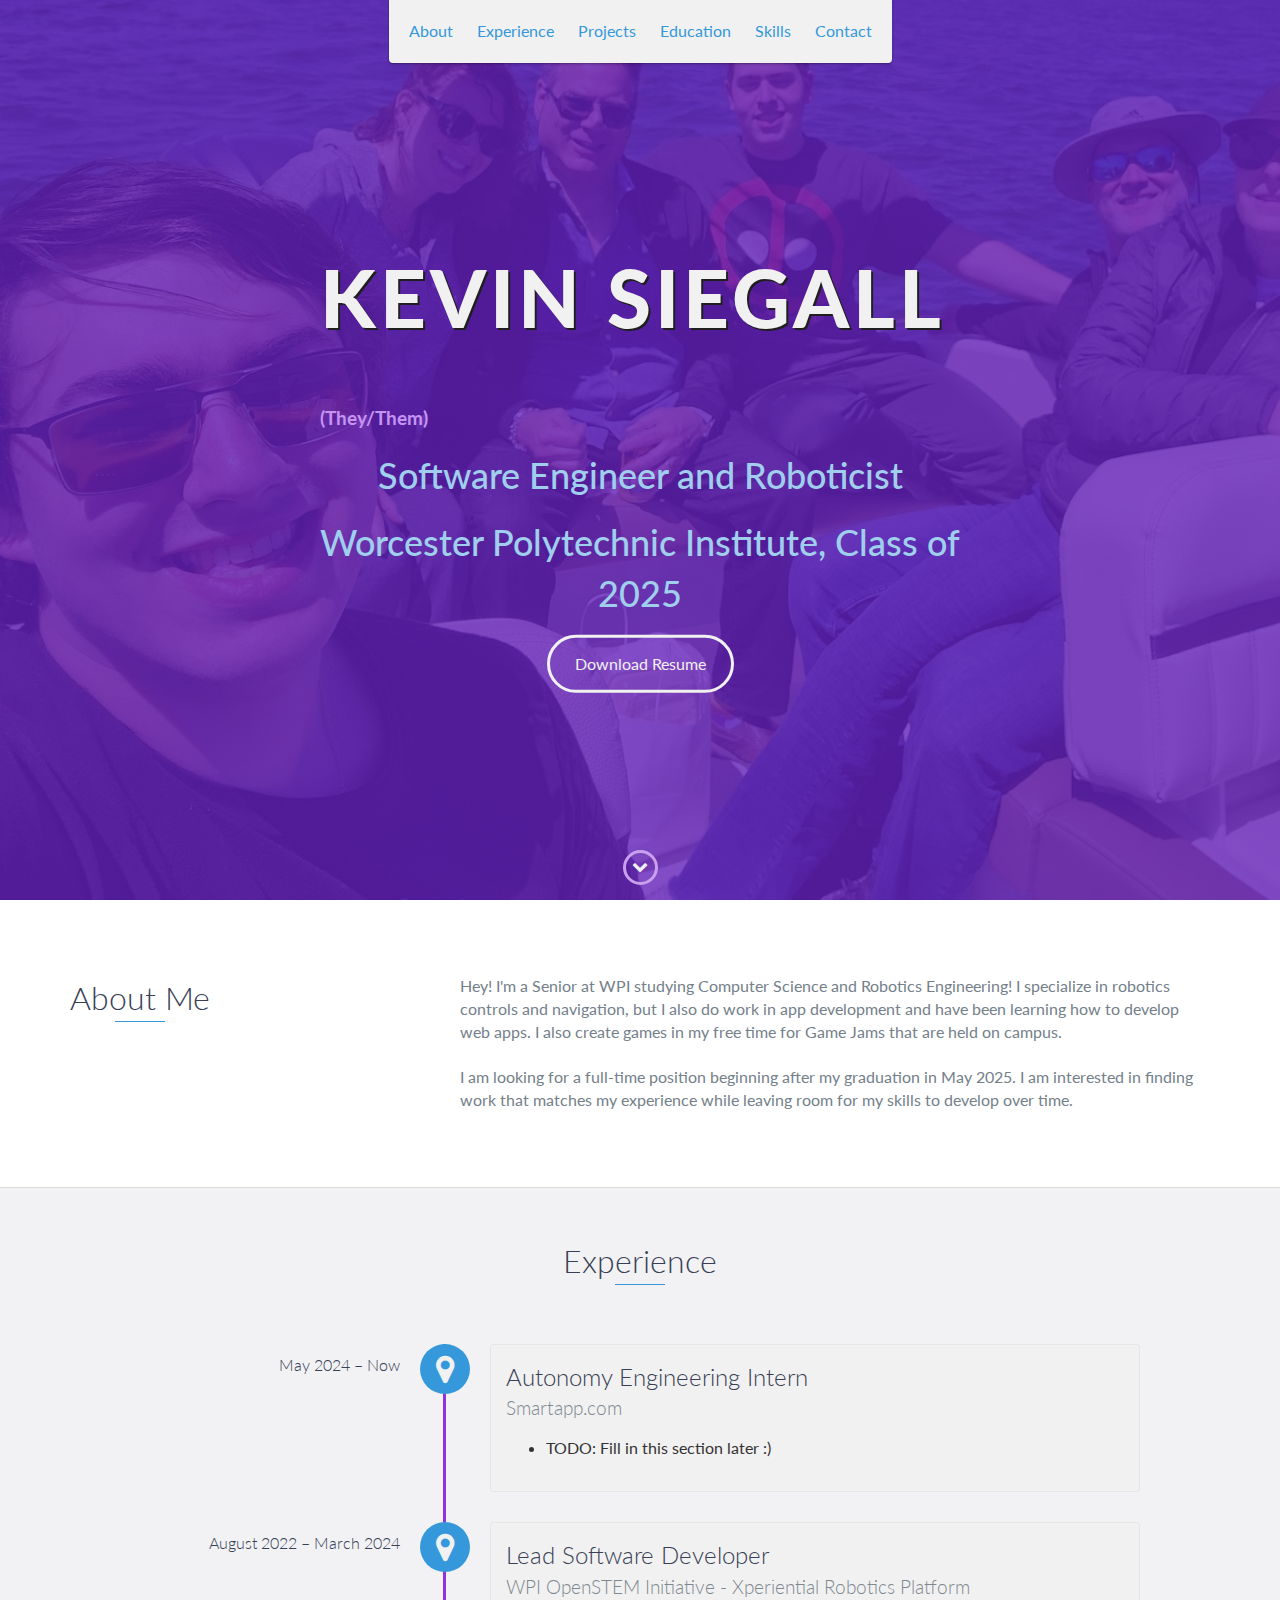
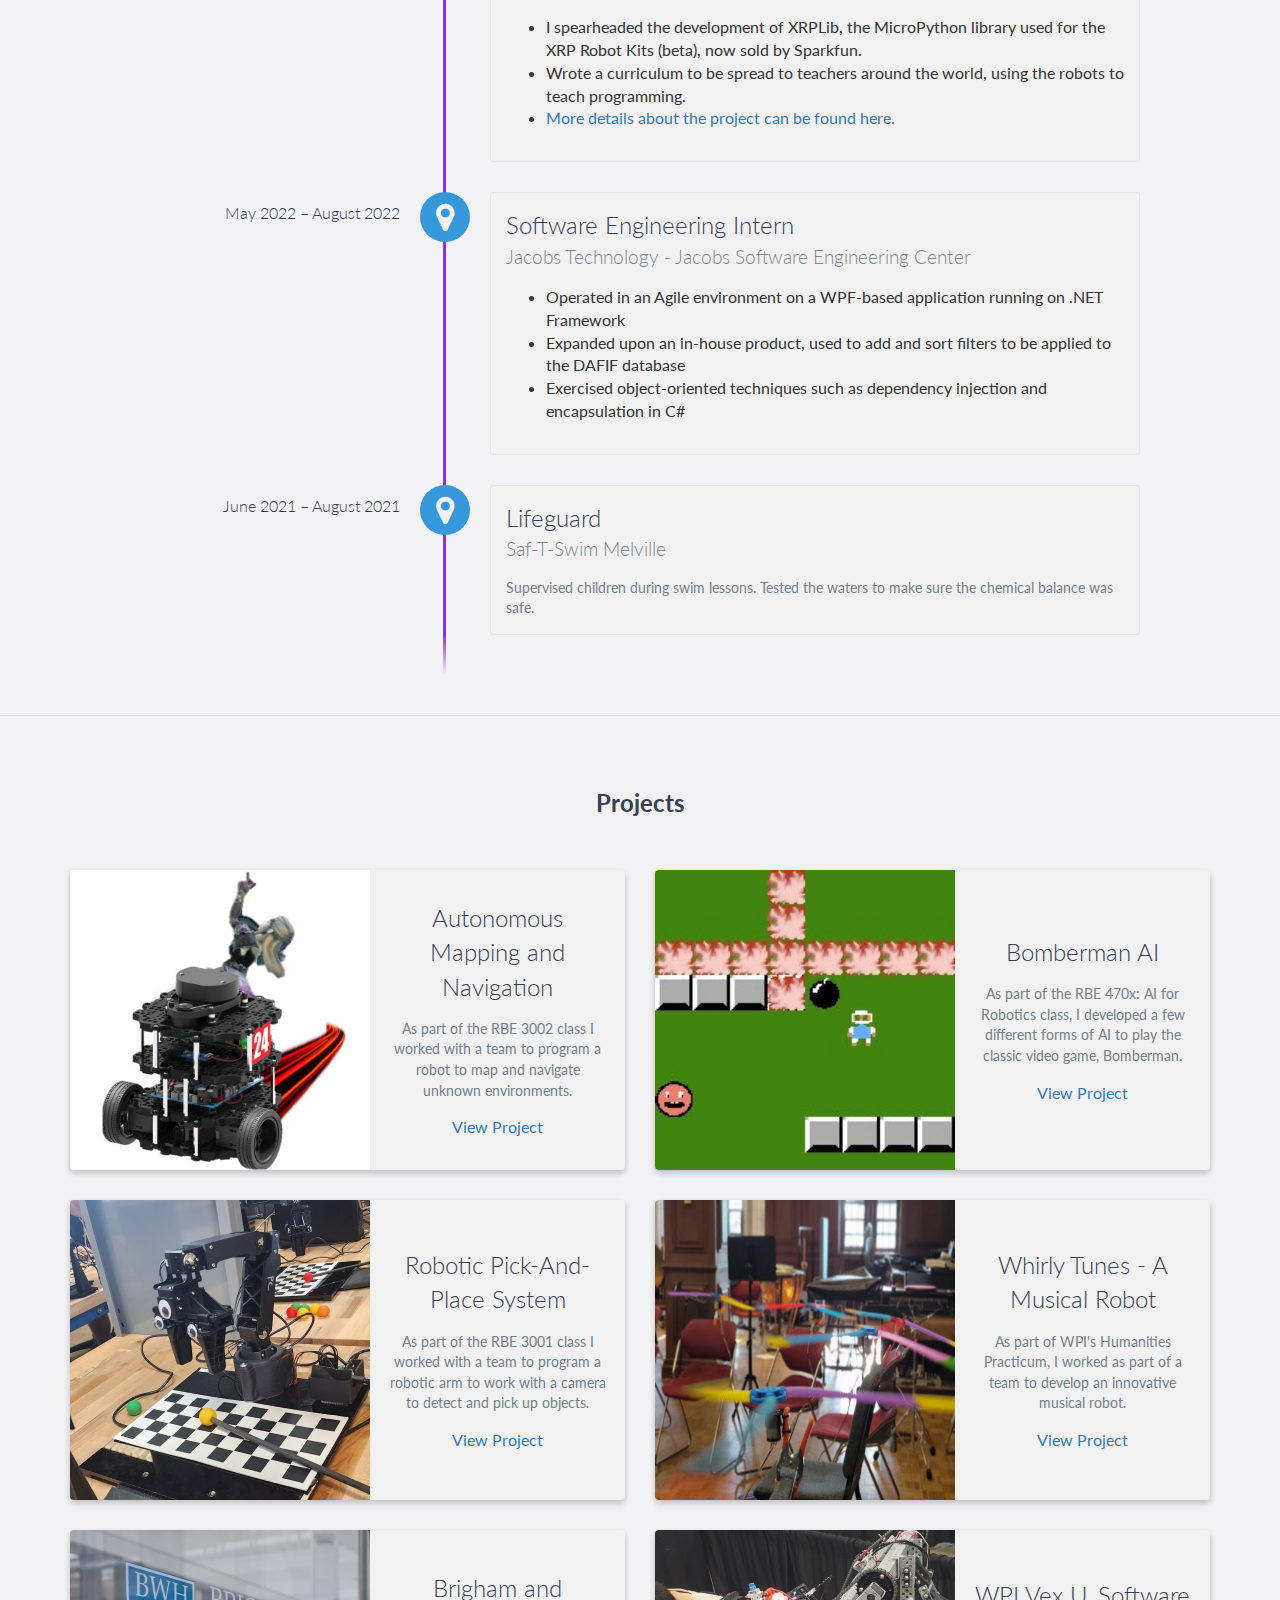
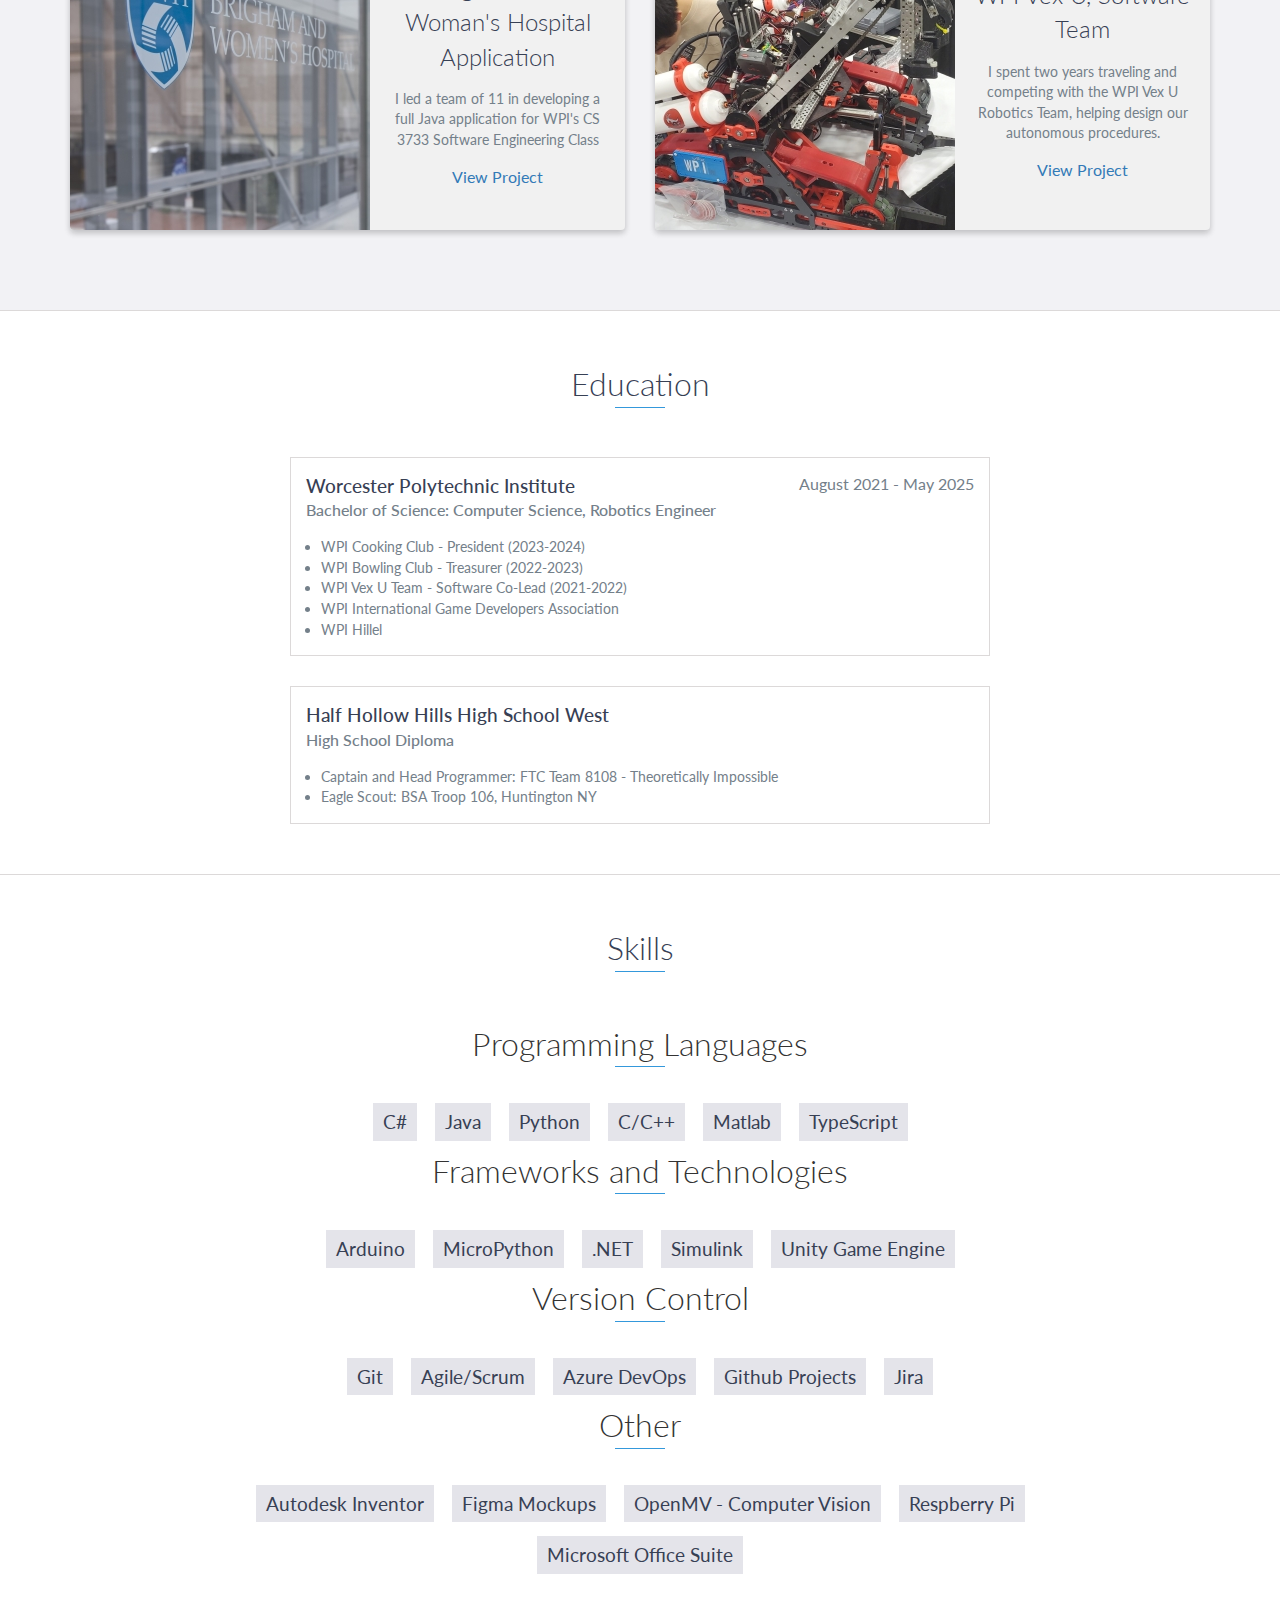
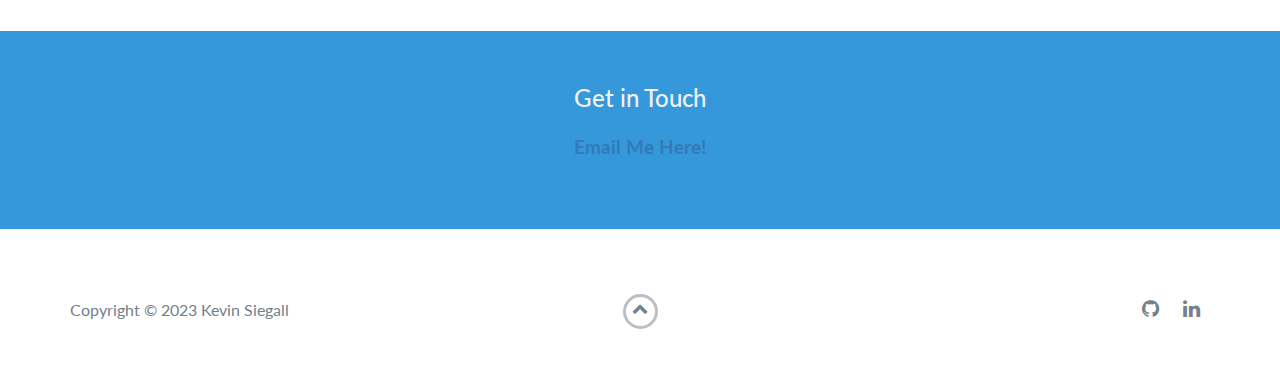
<file: index.html>
<!DOCTYPE html>
<html class="no-js" lang="en">

<head>
    <meta charset="utf-8">
    <meta http-equiv="X-UA-Compatible" content="IE=edge">
    <meta name="viewport" content="width=device-width, initial-scale=1">
    <title>K Siegall</title>
	<link rel="shortcut icon" href="favicon.ico" type="image/x-icon">
	<link rel="icon" href="favicon.ico" type="image/x-icon">
    <link href="https://fonts.googleapis.com/css?family=Lato:300,400,700,900" rel="stylesheet">
    <link rel="stylesheet" href="libs/font-awesome/css/font-awesome.min.css">
    <link href="css/bootstrap.min.css" rel="stylesheet">
    <link href="css/styles.css" rel="stylesheet">
</head>

<body>
    <div id="mobile-menu-open" class="shadow-large">
        <i class="fa fa-bars" aria-hidden="true"></i>
    </div>
    <!-- End #mobile-menu-toggle -->
    <header>
        <div id="mobile-menu-close">
            <span>Close</span> <i class="fa fa-times" aria-hidden="true"></i>
        </div>
        <ul id="menu" class="shadow">
            <li>
                <a href="#about">About</a>
            </li>
            <li>
                <a href="#experience">Experience</a>
            </li>
            <li>
                <a href="#projects">Projects</a>
            </li>
            <li>
                <a href="#education">Education</a>
            </li>
            <li>
                <a href="#skills">Skills</a>
            </li>
            <li>
                <a href="#contact">Contact</a>
            </li>
        </ul>
    </header>
    <!-- End header -->

    <div id="lead" class = "homepage-top">
        <div id="lead-content">
            <div style="display: flex; flex-direction: row; flex-wrap: wrap;">
                <h1>Kevin Siegall</h1>
                <div style="font-size: medium; color: #c594f3; vertical-align: bottom;">
                    <h3>(They/Them)</h3>
                </div>
            </div>
            <h2>Software Engineer and Roboticist</h2>
            <h2>Worcester Polytechnic Institute, Class of 2025</h2>
            <a href="Resume_Siegall.pdf" class="btn-rounded-white">Download Resume</a>
        </div>
        <!-- End #lead-content -->

        <div id="lead-overlay"></div>

        <div id="lead-down">
            <span>
                <i class="fa fa-chevron-down" aria-hidden="true"></i>
            </span>
        </div>
        <!-- End #lead-down -->
    </div>
    <!-- End #lead -->

    <div id="about">
        <div class="container">
            <div class="row">
                <div class="col-md-4">
                    <h2 class="heading">About Me</h2>
                </div>
                <div class="col-md-8">
                    <p>
                        Hey! I'm a Senior at WPI studying Computer Science and Robotics Engineering! 
                        I specialize in robotics controls and navigation, but I also do work in app development and have been learning how to develop web apps. 
                        I also create games in my free time for Game Jams that are held on campus.
                        <br>
                        <br>
                        I am looking for a full-time position beginning after my graduation in May 2025. I am interested in finding work that matches my experience while leaving room for my skills to develop over time.
                    </p>
                </div>
            </div>
        </div>
    </div>
    <!-- End #about -->

    <div id="experience" class="background-alt">
        <h2 class="heading">Experience</h2>
        <div id="experience-timeline">
            <div data-date="May 2024 – Now">
                <h3>Autonomy Engineering Intern</h3>
                <h4>Smartapp.com</h4>
                <ul>
                    <li>
                        TODO: Fill in this section later :)
                    </li>
                </ul>
            </div>
            <div data-date="August 2022 – March 2024">
                <h3>Lead Software Developer</h3>
                <h4>WPI OpenSTEM Initiative - Xperiential Robotics Platform</h4>
                <ul>
                    <li>
                        I spearheaded the development of XRPLib, the MicroPython library used for the XRP Robot Kits (beta), now sold by Sparkfun.
                    </li>
                    <li>
                        Wrote a curriculum to be spread to teachers around the world, using the robots to teach programming.
                    </li>
                    <li>
                        <a href= "https://experientialrobotics.org">More details about the project can be found here.</a>
                    </li>
                </ul>
            </div>
            <div data-date="May 2022 – August 2022">
                <h3>Software Engineering Intern</h3>
                <h4>Jacobs Technology - Jacobs Software Engineering Center</h4>
                <ul>
                    <li>
                        Operated in an Agile environment on a WPF-based application running on .NET Framework
                    </li>
                    <li>
                        Expanded upon an in-house product, used to add and sort filters to be applied to the DAFIF database
                    </li>
                    <li>
                        Exercised object-oriented techniques such as dependency injection and encapsulation in C#
                    </li>
                </ul>
            </div>
            <div data-date="June 2021 – August 2021">
                <h3>Lifeguard</h3>
                <h4>Saf-T-Swim Melville</h4>
                <p>
                    Supervised children during swim lessons. Tested the waters to make sure the chemical balance was safe.
                </p>
            </div>
            
        </div>
    </div>
    <!-- End #experience -->

    <div id="projects" class="background-alt">
        <h2>Projects</h2>
        <div class="container">
            <div class="row">
                
                <div class="col-md-6">
                    <!-- RBE 3002 -->
                    <div class="project shadow-large">
                        <div class="project-image">
                            <img src="images/rbe3002-cover-icon.jpg" width="300" height="300" />
                        </div>
                        <div class="project-info">
                            <h3>Autonomous Mapping and Navigation</h3>
                            <p>
                                As part of the RBE 3002 class I worked with a team to program a robot to map and navigate unknown environments. 
                            </p>
                            <a href="desc_rbe3002.html">View Project</a>
                        </div>
                    </div>
                    <!-- RBE 3001 -->
                    <div class="project shadow-large">
                        <div class="project-image">
                            <img src="images/rbe3001-cover-icon.jpg" width="300" height="300" />
                        </div>
                        <div class="project-info">
                            <h3>Robotic Pick-And-Place System</h3>
                            <p>
                                As part of the RBE 3001 class I worked with a team to program a robotic arm to work with a camera to detect and pick up objects. 
                            </p>
                            <a href="desc_rbe3001.html">View Project</a>
                        </div>
                    </div>
                    <!-- Soft Eng -->
                    <div class="project shadow-large">
                        <div class="project-image">
                            <img src="images/soft-eng-icon.jpg" width="300" height="300" />
                        </div>
                        <div class="project-info">
                            <h3>Brigham and Woman's Hospital Application</h3>
                            <p>
                                I led a team of 11 in developing a full Java application for WPI's CS 3733 Software Engineering Class
                            </p>
                            <a href="desc_soft_eng.html">View Project</a>
                        </div>
                    </div>
                </div>

                <div class="col-md-6">
                    <!-- RBE 470x -->
                    <div class="project shadow-large">
                        <div class="project-image">
                            <img src="images/rbe470x-cover-icon.jpg" width="300" height="300" />
                        </div>
                        <div class="project-info">
                            <h3>Bomberman AI</h3>
                            <p>
                                As part of the RBE 470x: AI for Robotics class, I developed a few different forms of AI to play the classic video game, Bomberman. 
                            </p>
                            <a href="desc_rbe470x.html">View Project</a>
                        </div>
                    </div>
                    <!-- HUA -->
                    <div class="project shadow-large">
                        <div class="project-image">
                            <img src="images/whirly-tunes-cover-icon.jpg" width="300" height="300" />
                        </div>
                        <div class="project-info">
                            <h3>Whirly Tunes - A Musical Robot </h3>
                            <p>
                                As part of WPI's Humanities Practicum, I worked as part of a team to develop an innovative musical robot.
                            </p>
                            <a href="https://wp.wpi.edu/musicalmachines/2023/12/17/whirly-tunes/">View Project</a>
                        </div>
                    </div>
                    <!-- Vex U -->
                    <div class="project shadow-large">
                        <div class="project-image">
                            <img src="images/vex-u-icon.jpg" width="300" height="300" />
                        </div>
                        <div class="project-info">
                            <h3>WPI Vex U, Software Team</h3>
                            <p>
                                I spent two years traveling and competing with the WPI Vex U Robotics Team, helping design our autonomous procedures.
                            </p>
                            <a href="desc_vex_u.html">View Project</a>
                        </div>
                    </div>
                </div>
                <!-- <div class="col-md-6">
                    <div class="project shadow-large">
                        <div class="project-image">
                            <img src="images/rbe3001-cover-icon.jpg" />
                        </div>
                        <div class="project-info">
                            <h3>XyloCat - Robotic Xylophone Player</h3>
                            <p>
                                As part of the MU 2601: Making Music With Machines class, I programmed a small Xylophone Playing Cat Robot, which used and Arduino and took in a MIDI input through the serial port. 
                            </p>
                            <a href="https://wp.wpi.edu/musicalmachines/2022/10/14/xylocat/">View Project</a>
                        </div>
                    </div>
                </div> -->
            </div>
        </div>
    </div>
    <!-- End #projects -->

    <div id="education">
        <h2 class="heading">Education</h2>
        <div class="education-block">
            <h3>Worcester Polytechnic Institute</h3>
            <span class="education-date">August 2021 - May 2025</span>
            <h4>Bachelor of Science: Computer Science, Robotics Engineer</h4>
            <!-- <h3>Positions on Campus</h3> -->
            <ul>
                <li>
                    WPI Cooking Club - President (2023-2024)
                </li>
                <li>
                    WPI Bowling Club - Treasurer (2022-2023)
                </li>
                <li>
                    WPI Vex U Team - Software Co-Lead (2021-2022)
                </li>
                <li>
                    WPI International Game Developers Association
                </li>
                <li>
                    WPI Hillel
                </li>
            </ul>
        </div>
        <!-- End .education-block -->

        <div class="education-block">
            <h3>Half Hollow Hills High School West</h3>
            <h4>High School Diploma</h4>
            <ul>
                <li>
                    Captain and Head Programmer: FTC Team 8108 - Theoretically Impossible
                </li>
                <li>
                    Eagle Scout: BSA Troop 106, Huntington NY
                </li>
            </ul>
        </div>
        <!-- End .education-block -->
    </div>
    <!-- End #education -->

    <div id="skills">
        <h2 class="heading">Skills <br></h2><br>
        <h3 class="heading">Programming Languages</h3>
        <ul>
            <li>C#</li>
            <li>Java</li>
            <li>Python</li>
            <li>C/C++</li>
            <li>Matlab</li>
            <li>TypeScript</li>
        </ul>
        <h3 class="heading">Frameworks and Technologies</h3>
        <ul>
            <li>Arduino</li>
            <li>MicroPython</li>
            <li>.NET</li>
            <li>Simulink</li>
            <li>Unity Game Engine</li>
        </ul>
        <h3 class="heading">Version Control</h3>
        <ul>
            <li>Git</li>
            <li>Agile/Scrum</li>
            <li>Azure DevOps</li>
            <li>Github Projects</li>
            <li>Jira</li>
        </ul>
        <h3 class="heading">Other</h3>
        <ul>
            <li>Autodesk Inventor</li>
            <li>Figma Mockups</li>
            <li>OpenMV - Computer Vision</li>
            <li>Respberry Pi</li>
            <li>Microsoft Office Suite</li>
        </ul>
    </div>
    <!-- End #skills -->

    <div id="contact">
        <h2>Get in Touch</h2>
        <a href="mailto:krsiegall@wpi.edu"><h3>Email Me Here!</h3></a>
        <!-- End #contact-form -->
    </div>
    <!-- End #contact -->

    <footer>
        <div class="container">
            <div class="row">
                <div class="col-sm-5 copyright">
                    <p>
                        Copyright &copy; <span id="current-year">2023</span> Kevin Siegall
                    </p>
                </div>
                <div class="col-sm-2 top">
                    <span id="to-top">
                        <i class="fa fa-chevron-up" aria-hidden="true"></i>
                    </span>
                </div>
                <div class="col-sm-5 social">
                    <ul>
                        <li>
                            <a href="https://github.com/kreeevin" target="_blank"><i class="fa fa-github" aria-hidden="true"></i></a>
                        </li>
                        <!-- <li>
                            <a href="https://stackoverflow.com/" target="_blank"><i class="fa fa-stack-overflow" aria-hidden="true"></i></a>
                        </li> -->
                        <li>
                            <a href="www.linkedin.com/in/kevin-siegall" target="_blank"><i class="fa fa-linkedin" aria-hidden="true"></i></a>
                        </li>
                        <!-- <li>
                            <a href="https://www.facebook.com/" target="_blank"><i class="fa fa-facebook" aria-hidden="true"></i></a>
                        </li>
                        <li>
                            <a href="https://twitter.com/" target="_blank"><i class="fa fa-twitter" aria-hidden="true"></i></a>
                        </li>
                        <li>
                            <a href="https://plus.google.com/" target="_blank"><i class="fa fa-google-plus" aria-hidden="true"></i></a>
                        </li> -->
                    </ul>
                </div>
            </div>
        </div>
    </footer>
    <!-- End footer -->

    <script src="https://ajax.googleapis.com/ajax/libs/jquery/1.12.4/jquery.min.js"></script>
    <script src="js/scripts.min.js"></script>
</body>

</html>
</file>
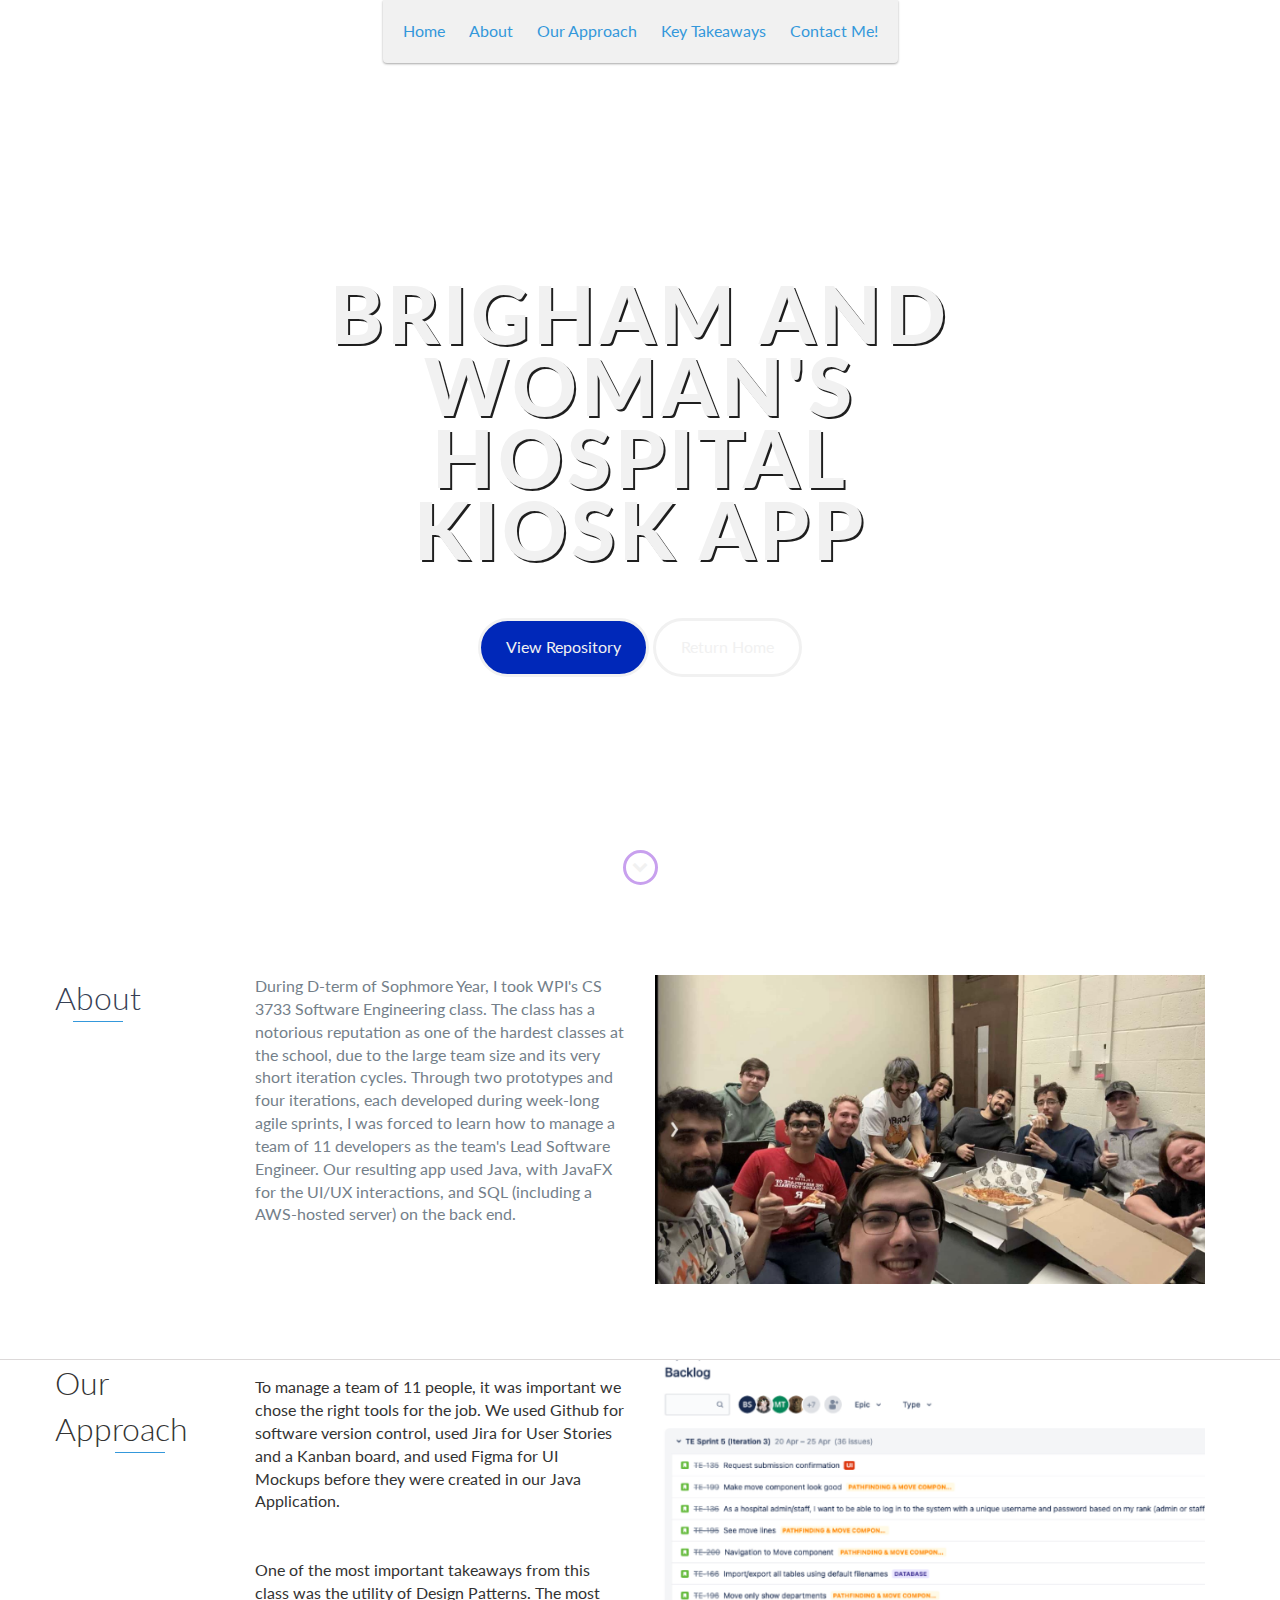
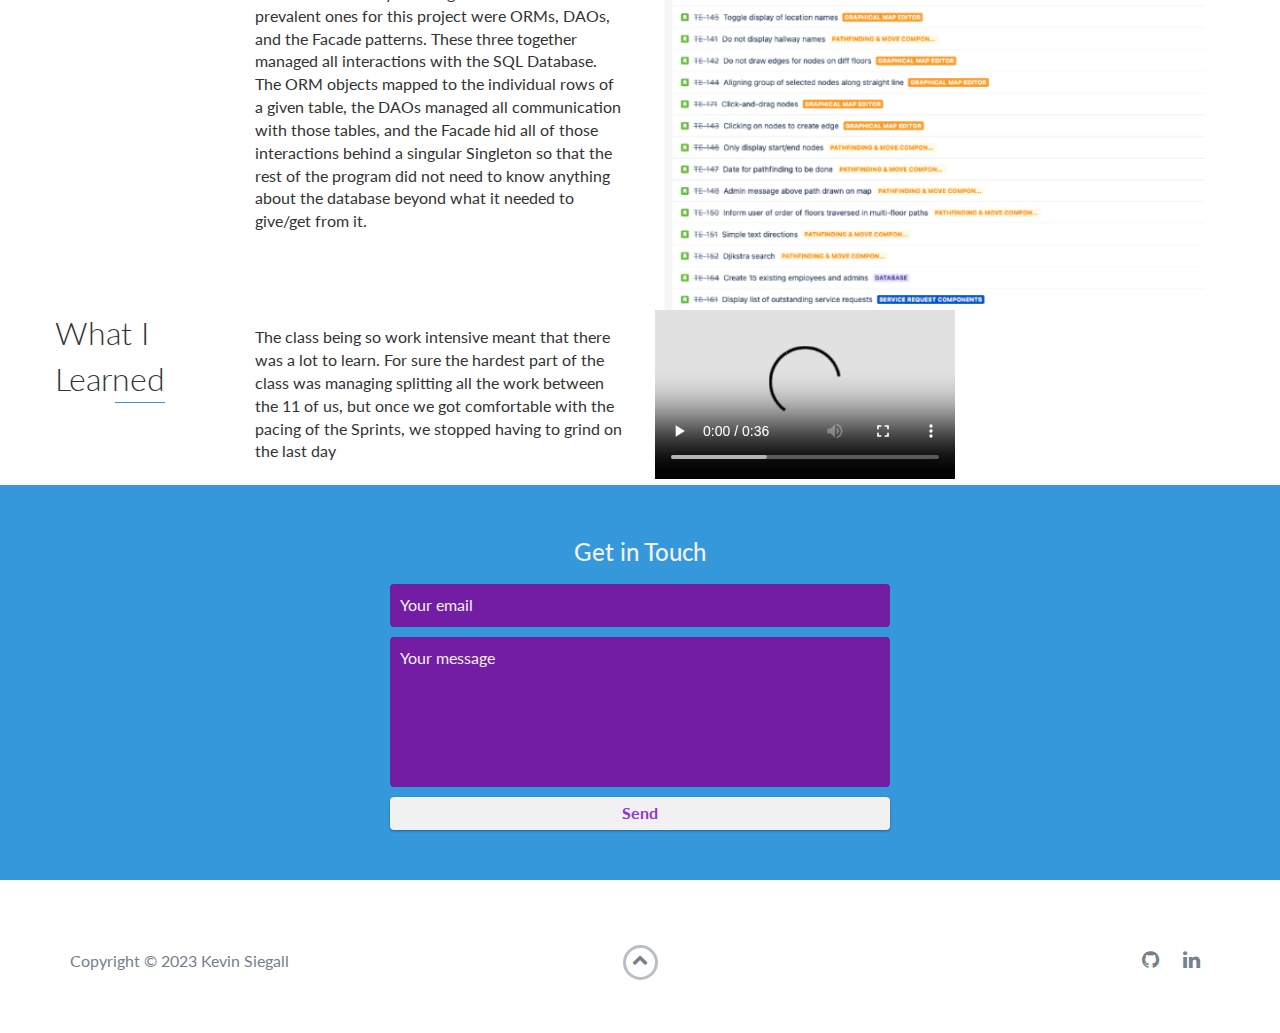
<file: desc_soft_eng.html>
<!DOCTYPE html>
<html class="no-js" lang="en">

<head>
    <meta charset="utf-8">
    <meta http-equiv="X-UA-Compatible" content="IE=edge">
    <meta name="viewport" content="width=device-width, initial-scale=1">
    <title>My Portfolio</title>
	<link rel="shortcut icon" href="favicon.ico" type="image/x-icon">
	<link rel="icon" href="favicon.ico" type="image/x-icon">
    <link href="https://fonts.googleapis.com/css?family=Lato:300,400,700,900" rel="stylesheet">
    <link rel="stylesheet" href="libs/font-awesome/css/font-awesome.min.css">
    <link href="css/bootstrap.min.css" rel="stylesheet">
    <link href="css/styles.css" rel="stylesheet">
</head>

<body>
    <div id="mobile-menu-open" class="shadow-large">
        <i class="fa fa-bars" aria-hidden="true"></i>
    </div>
    <!-- End #mobile-menu-toggle -->
    <header>
        <div id="mobile-menu-close">
            <span>Close</span> <i class="fa fa-times" aria-hidden="true"></i>
        </div>
        <ul id="menu" class="shadow">
            <li>
                <a href="index.html">Home</a>
            </li>
            <li>
                <a href="#about">About</a>
            </li>
            <li>
                <a href="#approach">Our Approach</a>
            </li>
            <li>
                <a href="#takeaways">Key Takeaways</a>
            </li>
            <li>
                <a href="#contact">Contact Me!</a>
            </li>
        </ul>
    </header>
    <!-- End header -->

    <div id="lead" class = "SoftEng-top">
        <div id="lead-content">
            <h1>Brigham and Woman's Hospital Kiosk App<br> </h1>
            <a href="https://github.com/Kreeevin/Soft-Eng-Hospital-App" class="btn-rounded-blue">View Repository</a>
            <a href="index.html" class="btn-rounded-white">Return Home</a>
        </div>
        <!-- End #lead-content -->

        <!-- <div id="lead-overlay"></div> -->

        <div id="lead-down">
            <span>
                <i class="fa fa-chevron-down" aria-hidden="true"></i>
            </span>
        </div>
        <!-- End #lead-down -->
    </div>
    <!-- End #lead -->

    <div id="about">
        <div class="container">
            <div class="row">
                <div class="row">
                    <div class="col-md-2">
                        <h2 class="heading">About</h2>
                    </div>
                    <div class="col-md-4">
                        <p>
                        During D-term of Sophmore Year, I took WPI's CS 3733 Software Engineering class. The class has a notorious reputation as one of the hardest classes at the school, due to the large team size and its very short iteration cycles. 
                        Through two prototypes and four iterations, each developed during week-long agile sprints, I was forced to learn how to manage a team of 11 developers as the team's Lead Software Engineer.
                        Our resulting app used Java, with JavaFX for the UI/UX interactions, and SQL (including a AWS-hosted server) on the back end.
                        </p>
                    </div>
                    <div class="col-md-4">
                        <image src="images\soft-eng-team.png" width="550" />
                    </div>
                </div>
            </div>
        </div>
    </div>
    <!-- End #about -->

    <div id="approach">
        <div class="container">
            <div class="row">
                <div class="row">
                    <div class="col-md-2">
                        <h2 class="heading">Our Approach</h2>
                    </div>
                    <div>
                    </div>
                    <div class="col-md-4">
                        <p>
                            To manage a team of 11 people, it was important we chose the right tools for the job. We used Github for software version control, used Jira for User Stories and a Kanban board, and used Figma for UI Mockups before they were created in our Java Application.

                            <br>
                            <br>
                            <br>

                            One of the most important takeaways from this class was the utility of Design Patterns. The most prevalent ones for this project were ORMs, DAOs, and the Facade patterns. 
                            These three together managed all interactions with the SQL Database. 
                            The ORM objects mapped to the individual rows of a given table, the DAOs managed all communication with those tables, and the Facade hid all of those interactions behind a singular Singleton so that the rest of the program did not need to know anything about the database beyond what it needed to give/get from it.
                        </p>
                    </div>
                    <div class="col-md-4">
                        <img src="images\soft-eng-jira.png" width="550">
                    </div>
                    <!-- <div class="col-md-4">
                        <image src="images\soft-eng-figma.jpg" width="550" />
                    </div> -->
                </div>
            </div>
            
           
        </div>
    </div>
    <!-- End #approach -->

    
    <div id="takeaways">
        <div class="container">
            <div class="row">
                <div>
                </div>
                <div class="row">
                    <div class="col-md-2">
                        <h2 class="heading">What I Learned</h2>
                    </div>
                    <div>
                    </div>
                    <div class="col-md-4">
                        <p>
                            The class being so work intensive meant that there was a lot to learn. For sure the hardest part of the class was managing splitting all the work between the 11 of us, but once we got comfortable with the pacing of the Sprints, we stopped having to grind on the last day 
                        </p>
                    </div>
                    <div class="col-md-4">
                        <video controls width="300">
                            <source src="images\soft-eng-trailer.mp4" type="video/mp4" width="550" />
                        </video>
                    </div>
                </div>
            </div>
        </div>
    </div>
    <!-- End #takeaways -->
    
    <div id="contact">
        <h2>Get in Touch</h2>
        <div id="contact-form">
            <form method="POST" action="https://formspree.io/email@email.com">
                <input type="hidden" name="_subject" value="Contact request from personal website" />
                <input type="email" name="_replyto" placeholder="Your email" required>
                <textarea name="message" placeholder="Your message" required></textarea>
                <button type="submit">Send</button>
            </form>
        </div>
        <!-- End #contact-form -->
    </div>
    <!-- End #contact -->

    <footer>
        <div class="container">
            <div class="row">
                <div class="col-sm-5 copyright">
                    <p>
                        Copyright &copy; <span id="current-year">2023</span> Kevin Siegall
                    </p>
                </div>
                <div class="col-sm-2 top">
                    <span id="to-top">
                        <i class="fa fa-chevron-up" aria-hidden="true"></i>
                    </span>
                </div>
                <div class="col-sm-5 social">
                    <ul>
                        <li>
                            <a href="https://github.com/kreeevin" target="_blank"><i class="fa fa-github" aria-hidden="true"></i></a>
                        </li>
                        <!-- <li>
                            <a href="https://stackoverflow.com/" target="_blank"><i class="fa fa-stack-overflow" aria-hidden="true"></i></a>
                        </li> -->
                        <li>
                            <a href="www.linkedin.com/in/kevin-siegall" target="_blank"><i class="fa fa-linkedin" aria-hidden="true"></i></a>
                        </li>
                        <!-- <li>
                            <a href="https://www.facebook.com/" target="_blank"><i class="fa fa-facebook" aria-hidden="true"></i></a>
                        </li>
                        <li>
                            <a href="https://twitter.com/" target="_blank"><i class="fa fa-twitter" aria-hidden="true"></i></a>
                        </li>
                        <li>
                            <a href="https://plus.google.com/" target="_blank"><i class="fa fa-google-plus" aria-hidden="true"></i></a>
                        </li> -->
                    </ul>
                </div>
            </div>
        </div>
    </footer>
    <!-- End footer -->

    <script src="https://ajax.googleapis.com/ajax/libs/jquery/1.12.4/jquery.min.js"></script>
    <script src="js/scripts.min.js"></script>
</body>

</html>
</file>
<file: css/styles.css>
/*!
    Title: Dev Portfolio Template
    Version: 1.2.2
    Last Change: 03/25/2020
    Author: Ryan Fitzgerald
    Repo: https://github.com/RyanFitzgerald/devportfolio-template
    Issues: https://github.com/RyanFitzgerald/devportfolio-template/issues

    Description: This file contains all the styles associated with the page
    that don't come from third party libraries. This file gets compiled using
    Gulp and send to the /css folder which is then loaded on the page.
*/
body {
    font-family: 'Lato', sans-serif;
    font-size: 16px
}

body.active {
    overflow: hidden;
    z-index: -1
}

.no-js #experience-timeline>div {
    background: #f1f1f1;
    padding: 10px;
    margin-bottom: 10px;
    border: 1px solid #dcd9d9
}

.no-js #experience-timeline>div h3 {
    font-size: 1.5em;
    font-weight: 300;
    color: #374054;
    display: inline-block;
    margin: 0
}

.no-js #experience-timeline>div h4 {
    font-size: 1.2em;
    font-weight: 300;
    color: #7e8890;
    margin: 0 0 15px 0
}

.no-js #experience-timeline>div p {
    color: #74808a;
    font-size: 0.9em;
    margin: 0
}

.no-js #experience-timeline:before,
.no-js #experience-timeline:after {
    content: none
}

@keyframes dropHeader {
    0% {
        transform: translateY(-100%)
    }

    100% {
        transform: translateY(0)
    }
}

header {
    position: absolute;
    top: 0;
    left: 0;
    right: 0;
    text-align: center;
    z-index: 10;
    animation-name: dropHeader;
    animation-iteration-count: 1;
    animation-timing-function: ease;
    animation-duration: 0.75s
}

header ul {
    display: inline-block;
    background: #f1f1f1;
    text-align: center;
    padding: 10px;
    margin: 0;
    border-bottom-right-radius: 4px;
    border-bottom-left-radius: 4px
}

header li {
    display: inline-block
}

header a {
    display: block;
    color: #3498db;
    padding: 10px
}

header a:hover {
    color: #217dbb;
    text-decoration: none;
    background: #eee;
    border-radius: 4px
}

header a:focus {
    color: #3498db;
    text-decoration: none
}

header.active {
    display: block
}

header.sticky {
    position: fixed;
    z-index: 999
}

#menu.active {
    display: block
}

#mobile-menu-open {
    display: none;
    cursor: pointer;
    position: fixed;
    right: 15px;
    top: 10px;
    color: #3498db;
    font-size: 1.5em;
    z-index: 20;
    padding: 0 7px;
    border-radius: 4px;
    background: #f1f1f1
}

#mobile-menu-close {
    display: none;
    text-align: right;
    width: 100%;
    background: #f1f1f1;
    font-size: 1.5em;
    padding-right: 15px;
    padding-top: 10px;
    cursor: pointer;
    color: #3498db
}

#mobile-menu-close span {
    font-size: 0.5em;
    text-transform: uppercase
}

#mobile-menu-close i {
    vertical-align: middle
}

footer {
    padding: 50px 0
}

.copyright {
    padding-top: 20px
}

.copyright p {
    margin: 0;
    color: #74808a
}

.top {
    text-align: center
}

.top span {
    cursor: pointer;
    display: block;
    margin: 15px auto 0 auto;
    width: 35px;
    height: 35px;
    border-radius: 50%;
    border: 3px solid #b9bfc4;
    text-align: center
}

.top i {
    color: #74808a
}

.social {
    text-align: right
}

.social ul {
    margin: 5px 0 0 0;
    padding: 0
}

.social li {
    display: inline-block;
    font-size: 1.25em;
    list-style: none
}

.social a {
    display: block;
    color: #74808a;
    padding: 10px
}

.social a:hover {
    color: #3498db
}

.btn-rounded-blue {
    display: inline-block;
    background-color: #0028b9;
    color: #f1f1f1;
    padding: 15px 25px;
    border: 3px solid #f1f1f1;
    border-radius: 30px;
    transition: .5s ease all
}
.btn-rounded-white {
    display: inline-block;
    color: #f1f1f1;
    padding: 15px 25px;
    border: 3px solid #f1f1f1;
    border-radius: 30px;
    transition: .5s ease all
}

.btn-rounded-white:hover {
    color: #3498db;
    background: #f1f1f1;
    text-decoration: none
}

.shadow {
    box-shadow: 0 1px 3px rgba(0, 0, 0, 0.12), 0 1px 2px rgba(0, 0, 0, 0.24)
}

.shadow-large {
    box-shadow: 0 3px 6px rgba(0, 0, 0, 0.08), 0 3px 6px rgba(0, 0, 0, 0.15)
}

.heading {
    position: relative;
    display: inline-block;
    font-size: 2em;
    font-weight: 300;
    margin: 0 0 30px 0
}
.subheading {
    position: relative;
    display: inline-block;
    font-size: 1.5em;
    font-weight: 300;
    margin: 0 10px 20px 0
}

.heading:after {
    position: absolute;
    content: '';
    top: 100%;
    height: 1px;
    width: 50px;
    left: 0;
    right: 0;
    margin: 0 auto;
    background: #3498db
}

.background-alt {
    background: #f2f2f5
}
/* background images */
.homepage-top{
     background: url(../images/family-background.jpg);
}
.Engine-top{
    background: url(../images/backblast.png);
}
.Nitinol-top{
    background: url(../images/lead-bg.jpg);
}
.RBE3001-top{
    background: url(../images/overview_irl.jpg);
}
#lead {
    position: relative;
    height: 100vh;
    min-height: 500px;
    max-height: 1080px;
   
    background-size: cover;
    padding: 15px;
    overflow: hidden
}

#lead-content {
    position: absolute;
    z-index: 10;
    top: 50%;
    left: 50%;
    transform: translate(-50%, -50%);
    text-align: center
}

#lead-content h1{
    text-shadow: 2px 2px #1f1f1f;
}
#lead-content h2 {
    margin: 0
}

#lead-content h1 {
    color: #f1f1f1;
    font-weight: 900;
    font-size: 5em;
    text-transform: uppercase;
    letter-spacing: 0.05em;
    line-height: 0.9em
}

#lead-content h2 {
    color: #a0cfee;
    font-weight: 500;
    font-size: 2.25em;
    margin-bottom: 15px
}

#lead-overlay {
    position: absolute;
    height: 100%;
    width: 100%;
    top: 0;
    right: 0;
    bottom: 0;
    left: 0;
    background: rgba(100, 33, 187, 0.8);
    z-index: 1
}

#lead-down {
    position: absolute;
    left: 0;
    right: 0;
    width: 100%;
    text-align: center;
    z-index: 10;
    bottom: 15px;
    color: #f1f1f1
}

#lead-down span {
    cursor: pointer;
    display: block;
    margin: 0 auto;
    width: 35px;
    height: 35px;
    border-radius: 50%;
    border: 3px solid #c8a0ee;
    text-align: center
}

#lead-down i {
    animation: pulsate 1.5s ease;
    animation-iteration-count: infinite;
    padding-top: 5px
}

@keyframes pulsate {
    0% {
        transform: scale(1, 1)
    }

    50% {
        transform: scale(1.2, 1.2)
    }

    100% {
        transform: scale(1, 1)
    }
}

#about {
    padding: 75px 15px;
    border-bottom: 1px solid #dcd9d9
}

#about h2 {
    color: #374054
}

#about p {
    color: #74808a;
    margin: 0
}

#experience {
    padding: 50px 15px;
    text-align: center;
    border-bottom: 1px solid #dcd9d9
}

#experience h2 {
    color: #374054
}

#experience-timeline {
    margin: 30px auto 0 auto;
    position: relative;
    max-width: 1000px
}

#experience-timeline:before {
    position: absolute;
    content: '';
    top: 0;
    bottom: 0;
    left: 303px;
    right: auto;
    height: 100%;
    width: 3px;
    background: #9034db;
    z-index: 0
}

#experience-timeline:after {
    position: absolute;
    content: '';
    width: 3px;
    height: 40px;
    background: #9034db;
    background: linear-gradient(to bottom, #9034db, rgba(52, 152, 219, 0));
    top: 100%;
    left: 303px
}

.vtimeline-content {
    margin-left: 350px;
    background: #f1f1f1;
    border: 1px solid #e6e6e6;
    padding: 15px;
    border-radius: 3px;
    text-align: left
}

.vtimeline-content h3 {
    font-size: 1.5em;
    font-weight: 300;
    color: #374054;
    display: inline-block;
    margin: 0
}

.vtimeline-content h4 {
    font-size: 1.2em;
    font-weight: 300;
    color: #7e8890;
    margin: 0 0 15px 0
}

.vtimeline-content p {
    color: #74808a;
    font-size: 0.9em;
    margin: 0
}

.vtimeline-point {
    position: relative;
    display: block;
    vertical-align: top;
    margin-bottom: 30px
}

.vtimeline-icon {
    position: relative;
    color: #f1f1f1;
    width: 50px;
    height: 50px;
    background: #3498db;
    border-radius: 50%;
    float: left;
    z-index: 99;
    margin-left: 280px
}

.vtimeline-icon i {
    display: block;
    font-size: 2em;
    margin-top: 10px
}

.vtimeline-date {
    width: 260px;
    text-align: right;
    position: absolute;
    left: 0;
    top: 10px;
    font-weight: 300;
    color: #374054
}

#education {
    padding: 50px 15px 20px 15px;
    border-bottom: 1px solid #dcd9d9;
    text-align: center
}

#education h2 {
    color: #374054;
    margin-bottom: 50px
}

.education-block {
    max-width: 700px;
    margin: 0 auto 30px auto;
    padding: 15px;
    border: 1px solid #dcd9d9;
    text-align: left
}

.education-block h3 {
    font-weight: 500;
    float: left;
    margin: 0;
    color: #374054
}

.education-block span {
    color: #74808a;
    float: right
}

.education-block h4 {
    color: #74808a;
    clear: both;
    font-weight: 500;
    margin: 0 0 15px 0
}

.education-block p,
.education-block ul {
    margin: 0;
    color: #74808a;
    font-size: 0.9em
}

.education-block ul {
    padding: 0 0 0 15px
}

#projects {
    padding: 50px 15px;
    border-bottom: 1px solid #dcd9d9;
    text-align: center
}

#projects h2 {
    color: #374054;
    margin-bottom: 50px
}

.project {
    position: relative;
    max-width: 900px;
    margin: 0 auto 30px auto;
    overflow: hidden;
    background: #f1f1f1;
    border-radius: 4px
}

.project-image {
    float: left
}

.project-info {
    position: absolute;
    top: 50%;
    transform: translateY(-50%);
    margin-left: 300px;
    padding: 15px
}

.project-info h3 {
    font-size: 1.5em;
    font-weight: 300;
    color: #374054;
    margin: 0 0 15px 0
}

.project-info p {
    color: #74808a;
    margin: 0 0 15px 0;
    font-size: 0.9em
}

.no-image .project-info {
    position: relative;
    margin: 0;
    padding: 30px 15px;
    transform: none
}

#more-projects {
    display: none
}

#skills {
    padding: 50px 15px;
    text-align: center
}

#skills h2 {
    color: #374054;
    margin-bottom: 50px
}

#skills ul {
    display: block;
    margin: 0 auto;
    padding: 0;
    max-width: 800px
}

#skills li {
    display: inline-block;
    margin: 7px;
    padding: 5px 10px;
    color: #374054;
    background: #e4e4ea;
    list-style: none;
    cursor: default;
    font-size: 1.2em
}

#contact {
    padding: 50px 15px;
    background: #3498db;
    text-align: center
}

#contact h2 {
    margin: 0 0 15px 0;
    color: #f1f1f1;
    font-weight: 500
}

#contact-form {
    max-width: 500px;
    margin: 0 auto
}

#contact-form input,
#contact-form textarea {
    display: block;
    width: 100%;
    padding: 10px;
    border-radius: 4px;
    border: none;
    margin-bottom: 10px;
    background: #731da5;
    color: #f1f1f1;
    transition: .5s ease all
}

#contact-form input::-webkit-input-placeholder,
#contact-form textarea::-webkit-input-placeholder {
    color: #f1f1f1
}

#contact-form input:-moz-placeholder,
#contact-form textarea:-moz-placeholder {
    color: #f1f1f1;
    opacity: 1
}

#contact-form input::-moz-placeholder,
#contact-form textarea::-moz-placeholder {
    color: #f1f1f1;
    opacity: 1
}

#contact-form input:-ms-input-placeholder,
#contact-form textarea:-ms-input-placeholder {
    color: #f1f1f1
}

#contact-form input:focus,
#contact-form textarea:focus {
    outline: none;
    background: #16527a
}

#contact-form textarea {
    height: 150px;
    resize: none
}

#contact-form button {
    display: block;
    width: 100%;
    background: #f1f1f1;
    border-radius: 4px;
    padding: 5px 10px;
    border: none;
    color: #9034db;
    font-weight: 700;
    box-shadow: 0 1px 3px rgba(0, 0, 0, 0.12), 0 1px 2px rgba(0, 0, 0, 0.24);
    transition: .5s ease all
}

#contact-form button:hover {
    box-shadow: 0 10px 20px rgba(0, 0, 0, 0.19), 0 6px 6px rgba(0, 0, 0, 0.23)
}

.optional-section {
    padding: 50px 15px;
    text-align: center;
    border-top: 1px solid #dcd9d9
}

.optional-section h2 {
    color: #374054
}

.optional-section-block {
    max-width: 700px;
    margin: 0 auto 30px auto;
    padding: 15px;
    border: 1px solid #dcd9d9;
    background: #f1f1f1;
    text-align: left
}

.optional-section-block h3 {
    font-weight: 500;
    margin: 0 0 15px 0;
    color: #374054
}

.optional-section-block h4 {
    color: #74808a;
    clear: both;
    font-weight: 500;
    margin: 0 0 15px 0
}

.optional-section-block p,
.optional-section-block ul {
    margin: 0 0 15px 0;
    color: #74808a;
    font-size: 0.9em
}

.optional-section-block ul {
    padding: 0 0 0 15px
}

@media only screen and (max-width: 750px) {

    #experience-timeline:before,
    #experience-timeline:after {
        left: 23px
    }

    .vtimeline-date {
        width: auto;
        text-align: left;
        position: relative;
        margin-bottom: 15px;
        display: block;
        margin-left: 70px
    }

    .vtimeline-icon {
        margin-left: 0
    }

    .vtimeline-content {
        margin-left: 70px
    }
}

@media only screen and (max-width: 992px) {
    #lead {
        height: auto;
        min-height: auto;
        max-height: auto;
        padding: 100px 15px
    }

    #lead-content {
        position: relative;
        transform: none;
        left: auto;
        top: auto
    }

    #lead-content h1 {
        font-size: 3em
    }

    #lead-content h2 {
        font-size: 1.75em
    }

    #about {
        text-align: center
    }

    #about p {
        text-align: left
    }
}

@media only screen and (max-width: 768px) {
    header {
        position: fixed;
        display: none;
        z-index: 999;
        animation: none;
        bottom: 0;
        height: 100%
    }

    #mobile-menu-open,
    #mobile-menu-close {
        display: block
    }

    #menu {
        height: 100%;
        overflow-y: auto;
        box-shadow: none;
        border-radius: 0;
        width: 100%
    }

    #menu li {
        display: block;
        margin-bottom: 10px
    }

    #lead-content h1 {
        font-size: 2em
    }

    #lead-content h2 {
        font-size: 1.3em
    }

    #lead-content a {
        padding: 10px 20px
    }

    #lead-down {
        display: none
    }

    .education-block h3,
    .education-block span {
        float: none
    }

    .project-image {
        display: none
    }

    .project-info {
        position: relative;
        margin: 0;
        padding: 30px 15px;
        top: auto;
        transform: none
    }

    footer {
        text-align: center
    }

    .social {
        text-align: center
    }
}

@media only screen and (max-width: 480px) {
    #lead-content h1 {
        font-size: 1.5em
    }

    #lead-content h2 {
        font-size: 1em
    }

    #lead-content a {
        font-size: 0.9em;
        padding: 5px 10px
    }
}
</file>
